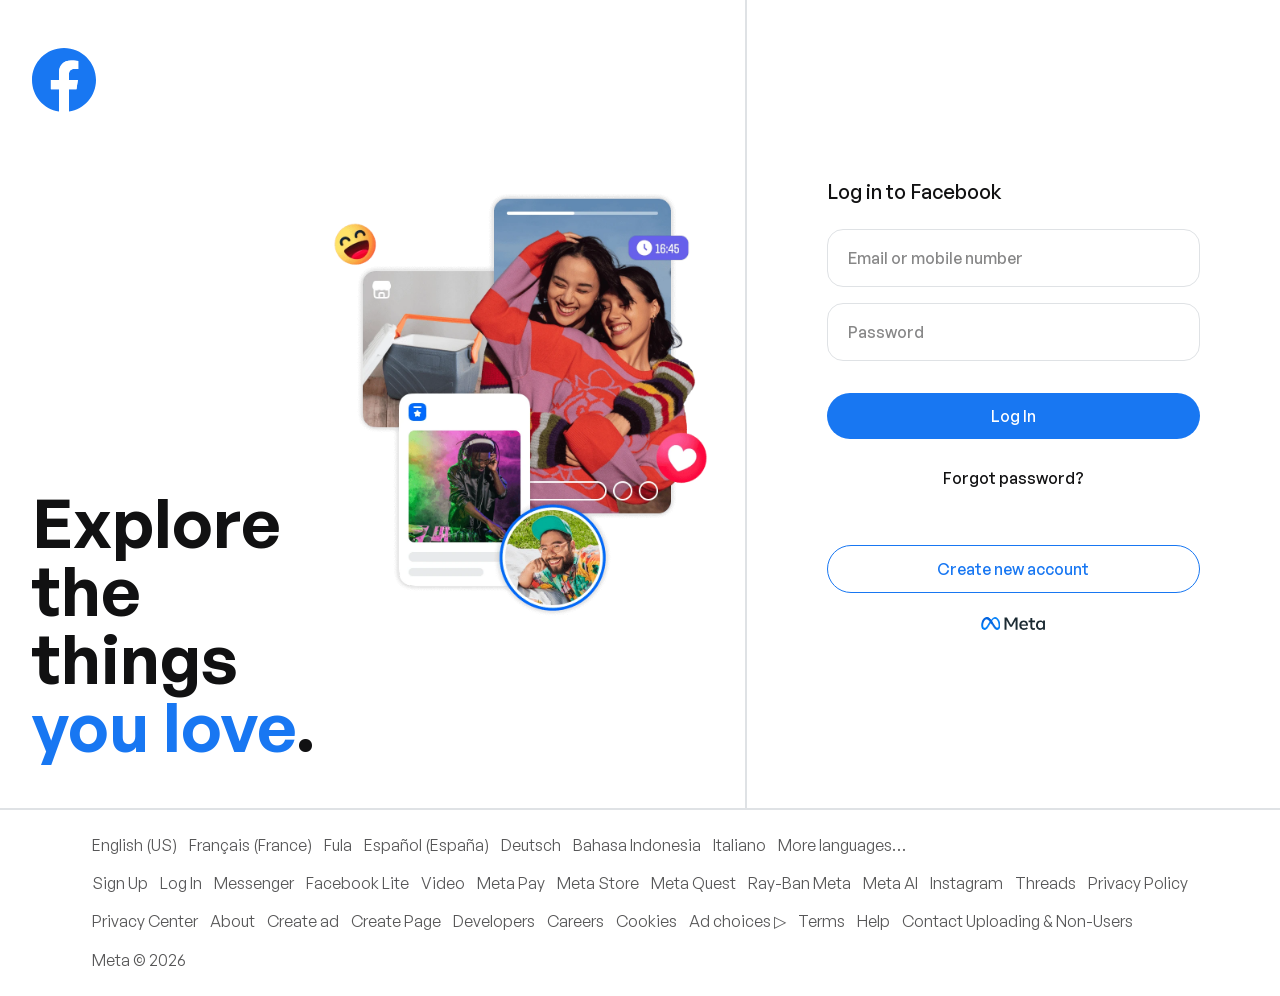
<file: facebook-clone/login.html>
<!DOCTYPE html>
<html lang="en">

<head>
  <meta charset="UTF-8" />
  <meta name="viewport" content="width=device-width, initial-scale=1.0" />
  <title>Facebook - Log in or sign up</title>

  <!-- CSS -->
  <link rel="stylesheet" href="./css/main.css">
  <link rel="stylesheet" href="css/login.css" />

  <!-- Favicon -->
  <link rel="shortcut icon" href="./assets/logos/facebook-logo.svg" type="image/x-icon">
</head>

<body>
  <main class="login-page">
    <section id="welome" class="welcome-section">
      <div class="content">
        <img src="./assets/logos/facebook-logo.svg" alt="Facebook logo" class="content-logo" />

        <h1 class="content-title">
          Explore the things <span class="content-title-focus">you love</span>.
        </h1>
      </div>

      <div class="promo-image">
        <img src="./assets/images/login-img.webp" alt="Facebook promo" class="promo-img" />
      </div>
    </section>

    <section id="form" class="form-section">
      <h2 class="form-title">Log in to Facebook</h2>

      <form class="login-form">
        <div class="form-group">
          <input type="text" id="email" class="form-control" placeholder="">
          <label for="email" class="form-control-placeholder">Email or mobile number</label>
        </div>

        <div class="form-group">
          <input type="password" id="password" class="form-control" placeholder="">
          <label for="password" class="form-control-placeholder">Password</label>
        </div>

        <div class="login-form-actions">
          <button type="submit" class="btn btn-primary login-btn">Log In</button>
          <a href="#" class="btn btn-tertiary">Forgot password?</a>
        </div>
      </form>

      <div class="signup-cta">
        <a href="./register.html" class="btn btn-secondary">Create new account</a>
        <img src="./assets/logos/meta-logo.svg" alt="Meta Logo" class="" />
      </div>

    </section>
  </main>

  <!-- Footer -->
  <footer class="site-footer">
    <nav class="footer-links" aria-label="Footer navigation">
      <a href="#">English (US)</a>
      <a href="#">Français (France)</a>
      <a href="#">Fula</a>
      <a href="#">Español (España)</a>
      <a href="#">Deutsch</a>
      <a href="#">Bahasa Indonesia</a>
      <a href="#">Italiano</a>
      <a href="#" class="more-lang">More languages…</a>
    </nav>
    <nav class="footer-links" aria-label="Secondary footer links">
      <a href="#">Sign Up</a>
      <a href="#">Log In</a>
      <a href="#">Messenger</a>
      <a href="#">Facebook Lite</a>
      <a href="#">Video</a>
      <a href="#">Meta Pay</a>
      <a href="#">Meta Store</a>
      <a href="#">Meta Quest</a>
      <a href="#">Ray-Ban Meta</a>
      <a href="#">Meta AI</a>
      <a href="#">Instagram</a>
      <a href="#">Threads</a>
      <a href="#">Privacy Policy</a>
    </nav>
    <nav class="footer-links" aria-label="Tertiary footer links">
      <a href="#">Privacy Center</a>
      <a href="#">About</a>
      <a href="#">Create ad</a>
      <a href="#">Create Page</a>
      <a href="#">Developers</a>
      <a href="#">Careers</a>
      <a href="#">Cookies</a>
      <a href="#">Ad choices ▷</a>
      <a href="#">Terms</a>
      <a href="#">Help</a>
      <a href="#">Contact Uploading &amp; Non-Users</a>
    </nav>
    <p class="footer-copy">Meta © 2026</p>
  </footer>

</body>

</html>
</file>
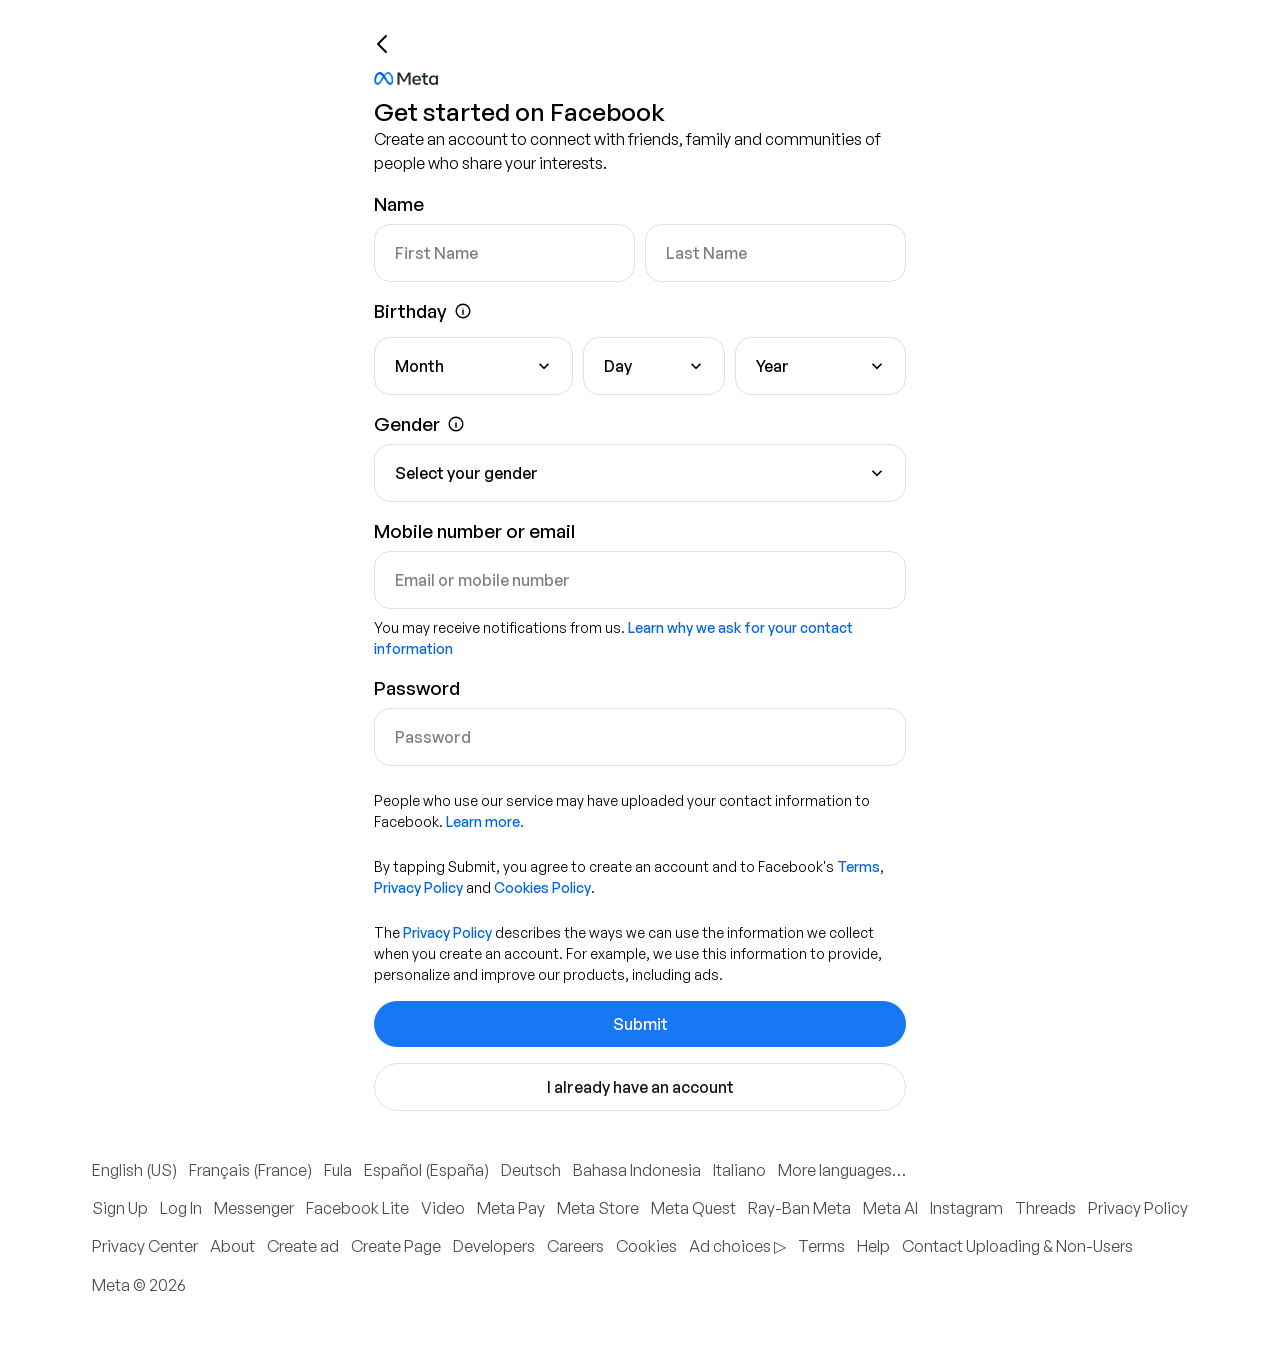
<file: facebook-clone/register.html>
<!DOCTYPE html>
<html lang="en">

<head>
  <meta charset="UTF-8" />
  <meta name="viewport" content="width=device-width, initial-scale=1.0" />
  <title>Facebook - Create a new account</title>

  <!-- CSS -->
  <link rel="stylesheet" href="./css/main.css">
  <link rel="stylesheet" href="css/register.css" />

  <!-- Favicon -->
  <link rel="shortcut icon" href="./assets/logos/facebook-logo.svg" type="image/x-icon">
</head>

<body>
  <div class="register-wrapper">

    <!-- Back button + Meta logo header -->
    <div class="reg-topbar">
      <a href="login.html" class="back-btn" aria-label="Go back">
        <svg width="24px" height="24px" stroke-width="1.5" viewBox="0 0 24 24" fill="none"
          xmlns="http://www.w3.org/2000/svg" color="#000000">
          <path d="M15 6L9 12L15 18" stroke="#000000" stroke-width="1.5" stroke-linecap="round" stroke-linejoin="round">
          </path>
        </svg>
      </a>
      <img src="assets/logos/meta-logo.svg" alt="Meta" class="meta-logo-reg" />
    </div>

    <main class="reg-card">
      <div class="">
        <h1 class="reg-title">Get started on Facebook</h1>
        <p class="reg-subtitle">
          Create an account to connect with friends, family and communities of people who share your
          interests.
        </p>
      </div>

      <form class="reg-form">
        <!-- Name -->
        <fieldset class="field-group">
          <legend class="field-label">Name</legend>
          <div class="name-row">
            <div class="form-group">
              <input type="text" id="first_name" class="form-control" placeholder="">
              <label for="first_name" class="form-control-placeholder">First Name</label>
            </div>

            <div class="form-group">
              <input type="text" id="last_name" class="form-control" placeholder="">
              <label for="last_name" class="form-control-placeholder">Last Name</label>
            </div>
          </div>
        </fieldset>

        <!-- Birthday -->
        <div class="field-group">
          <div class="label-with-icon">
            <span class="field-label">Birthday</span>
            <button type="button" class="icon-btn" title="Why do we ask for birthday?" aria-label="Birthday info">
              <svg viewBox="0 0 20 20" fill="none" stroke="currentColor" stroke-width="1.8">
                <circle cx="10" cy="10" r="8.5" />
                <path d="M10 9v5" stroke-linecap="round" />
                <circle cx="10" cy="6.5" r="0.6" fill="currentColor" stroke="none" />
              </svg>
            </button>
          </div>

          <div class="birthday-row">
            <div class="form-group">
              <select id="birth-month" name="birth_month" class="form-select" aria-label="Month">
                <option value="" disabled selected>Month</option>
                <option value="1">January</option>
                <option value="2">February</option>
                <option value="3">March</option>
                <option value="4">April</option>
                <option value="5">May</option>
                <option value="6">June</option>
                <option value="7">July</option>
                <option value="8">August</option>
                <option value="9">September</option>
                <option value="10">October</option>
                <option value="11">November</option>
                <option value="12">December</option>
              </select>
              <svg class="select-chevron" viewBox="0 0 24 24" fill="none" stroke="currentColor" stroke-width="2.2">
                <path d="M6 9l6 6 6-6" />
              </svg>
            </div>

            <div class="form-group">
              <select id="birth-day" name="birth_day" class="form-select" aria-label="Day">
                <option value="" disabled selected>Day</option>
                <option value="1">1</option>
                <option value="2">2</option>
                <option value="3">3</option>
                <option value="4">4</option>
                <option value="5">5</option>
                <option value="6">6</option>
                <option value="7">7</option>
                <option value="8">8</option>
                <option value="9">9</option>
                <option value="10">10</option>
                <option value="11">11</option>
                <option value="12">12</option>
                <option value="13">13</option>
                <option value="14">14</option>
                <option value="15">15</option>
                <option value="16">16</option>
                <option value="17">17</option>
                <option value="18">18</option>
                <option value="19">19</option>
                <option value="20">20</option>
                <option value="21">21</option>
                <option value="22">22</option>
                <option value="23">23</option>
                <option value="24">24</option>
                <option value="25">25</option>
                <option value="26">26</option>
                <option value="27">27</option>
                <option value="28">28</option>
                <option value="29">29</option>
                <option value="30">30</option>
                <option value="31">31</option>
              </select>
              <svg class="select-chevron" viewBox="0 0 24 24" fill="none" stroke="currentColor" stroke-width="2.2">
                <path d="M6 9l6 6 6-6" />
              </svg>
            </div>
            <div class="form-group">
              <select id="birth-year" name="birth_year" class="form-select" aria-label="Year">
                <option value="" disabled selected>Year</option>
                <!-- Years generated via JS below -->
              </select>
              <svg class="select-chevron" viewBox="0 0 24 24" fill="none" stroke="currentColor" stroke-width="2.2">
                <path d="M6 9l6 6 6-6" />
              </svg>
            </div>
          </div>
        </div>

        <!-- Gender -->
        <div class="form-group">
          <div class="label-with-icon">
            <span class="field-label">Gender</span>
            <button type="button" class="icon-btn" title="Why do we ask for gender?" aria-label="Gender info">
              <svg viewBox="0 0 20 20" fill="none" stroke="currentColor" stroke-width="1.8">
                <circle cx="10" cy="10" r="8.5" />
                <path d="M10 9v5" stroke-linecap="round" />
                <circle cx="10" cy="6.5" r="0.6" fill="currentColor" stroke="none" />
              </svg>
            </button>
          </div>

          <div class="form-group">
            <select id="gender" name="gender" class="form-select" aria-label="Select your gender">
              <option value="" disabled selected>Select your gender</option>
              <option value="female">Female</option>
              <option value="male">Male</option>
              <option value="custom">Custom</option>
            </select>
            <svg class="select-chevron" viewBox="0 0 24 24" fill="none" stroke="currentColor" stroke-width="2.2">
              <path d="M6 9l6 6 6-6" />
            </svg>
          </div>
        </div>

        <!-- Mobile or Email -->
        <div class="form-group">
          <label class="field-label" for="contact">Mobile number or email</label>
          <div class="form-group">
            <input type="text" id="email" class="form-control" placeholder="">
            <label for="email" class="form-control-placeholder">Email or mobile number</label>
          </div>
          <p class="field-hint">
            You may receive notifications from us.
            <a href="#" class="link-blue">Learn why we ask for your contact information</a>
          </p>
        </div>

        <!-- Password -->
        <div class="form-group">
          <label class="field-label" for="reg-password">Password</label>
          <div class="form-group">
            <input type="password" id="password" class="form-control" placeholder="">
            <label for="password" class="form-control-placeholder">Password</label>
          </div>
        </div>

        <!-- ===== Legal copy ===== -->
        <p class="legal-copy">
          People who use our service may have uploaded your contact information to Facebook.
          <a href="#" class="link-blue">Learn more.</a>
        </p>
        <p class="legal-copy">
          By tapping Submit, you agree to create an account and to Facebook's
          <a href="#" class="link-blue">Terms</a>,
          <a href="#" class="link-blue">Privacy Policy</a> and
          <a href="#" class="link-blue">Cookies Policy</a>.
        </p>
        <p class="legal-copy">
          The <a href="#" class="link-blue">Privacy Policy</a> describes the ways we can use the information we collect
          when you create an account. For example, we use this information to provide, personalize and improve our
          products, including ads.
        </p>

        <!-- Submit button -->
        <button type="button" class="btn btn-primary" onclick="alert('Hurrayyy!!')">
          Submit
        </button>
        <a href="./login.html" class="btn btn-tertiary-outline">I already have an account</a>
      </form>
    </main>
  </div>

  <!-- Footer -->
    <footer class="site-footer">
      <nav class="footer-links" aria-label="Footer navigation">
        <a href="#">English (US)</a>
        <a href="#">Français (France)</a>
        <a href="#">Fula</a>
        <a href="#">Español (España)</a>
        <a href="#">Deutsch</a>
        <a href="#">Bahasa Indonesia</a>
        <a href="#">Italiano</a>
        <a href="#" class="more-lang">More languages…</a>
      </nav>
      <nav class="footer-links" aria-label="Secondary footer links">
        <a href="#">Sign Up</a>
        <a href="#">Log In</a>
        <a href="#">Messenger</a>
        <a href="#">Facebook Lite</a>
        <a href="#">Video</a>
        <a href="#">Meta Pay</a>
        <a href="#">Meta Store</a>
        <a href="#">Meta Quest</a>
        <a href="#">Ray-Ban Meta</a>
        <a href="#">Meta AI</a>
        <a href="#">Instagram</a>
        <a href="#">Threads</a>
        <a href="#">Privacy Policy</a>
      </nav>
      <nav class="footer-links" aria-label="Tertiary footer links">
        <a href="#">Privacy Center</a>
        <a href="#">About</a>
        <a href="#">Create ad</a>
        <a href="#">Create Page</a>
        <a href="#">Developers</a>
        <a href="#">Careers</a>
        <a href="#">Cookies</a>
        <a href="#">Ad choices ▷</a>
        <a href="#">Terms</a>
        <a href="#">Help</a>
        <a href="#">Contact Uploading &amp; Non-Users</a>
      </nav>
      <p class="footer-copy">Meta © 2026</p>
    </footer>

  <script>
    // Populate year select dynamically
    const yearSelect = document.getElementById('birth-year');
    const currentYear = new Date().getFullYear();
    for (let y = currentYear; y >= 1905; y--) {
      const opt = document.createElement('option');
      opt.value = y;
      opt.textContent = y;
      yearSelect.appendChild(opt);
    }
  </script>
</body>

</html>
</file>
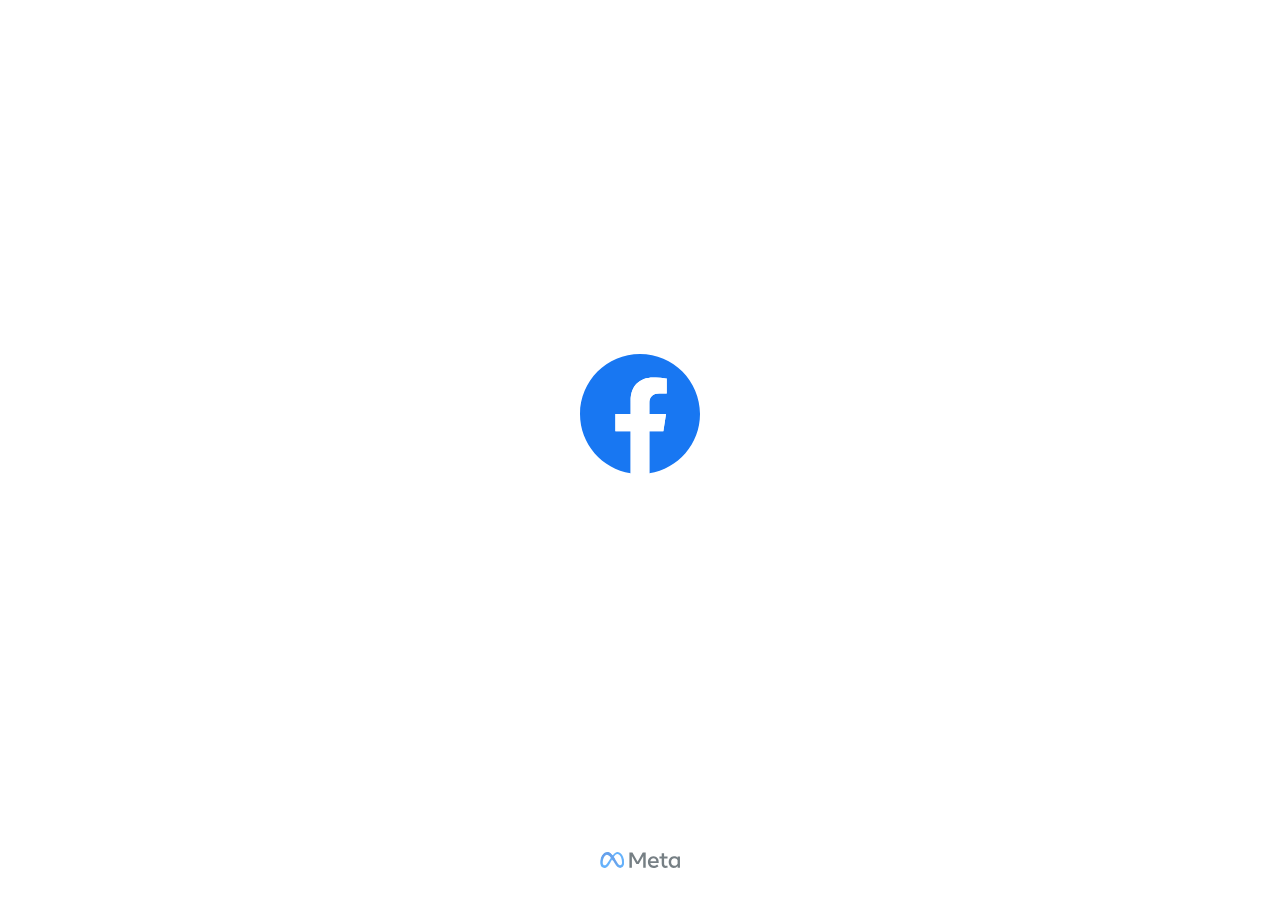
<file: facebook-clone/splash.html>
<!DOCTYPE html>
<html lang="en">

<head>
  <meta charset="UTF-8" />
  <meta name="viewport" content="width=device-width, initial-scale=1.0" />
  <title>Facebook</title>

  <!-- Css -->
  <link rel="stylesheet" href="css/main.css" />
  <link rel="stylesheet" href="css/splash.css" />

  <!-- Favicon -->
  <link rel="shortcut icon" href="./assets/logos/facebook-logo.svg" type="image/x-icon">
</head>

<body>
  <div class="splash-container">
    <div class="splash-center">
      <img src="assets/logos/facebook-logo.svg" alt="Facebook Logo" class="fb-logo" />
    </div>

    <footer class="splash-footer">
      <img src="assets/logos/meta-logo.svg" alt="Meta" class="meta-logo" />
    </footer>
  </div>

  <script>
    // After 2 seconds, navigate to the login page
    setTimeout(() => {
      window.location.href = 'login.html';
    }, 2200);
  </script>
</body>

</html>
</file>
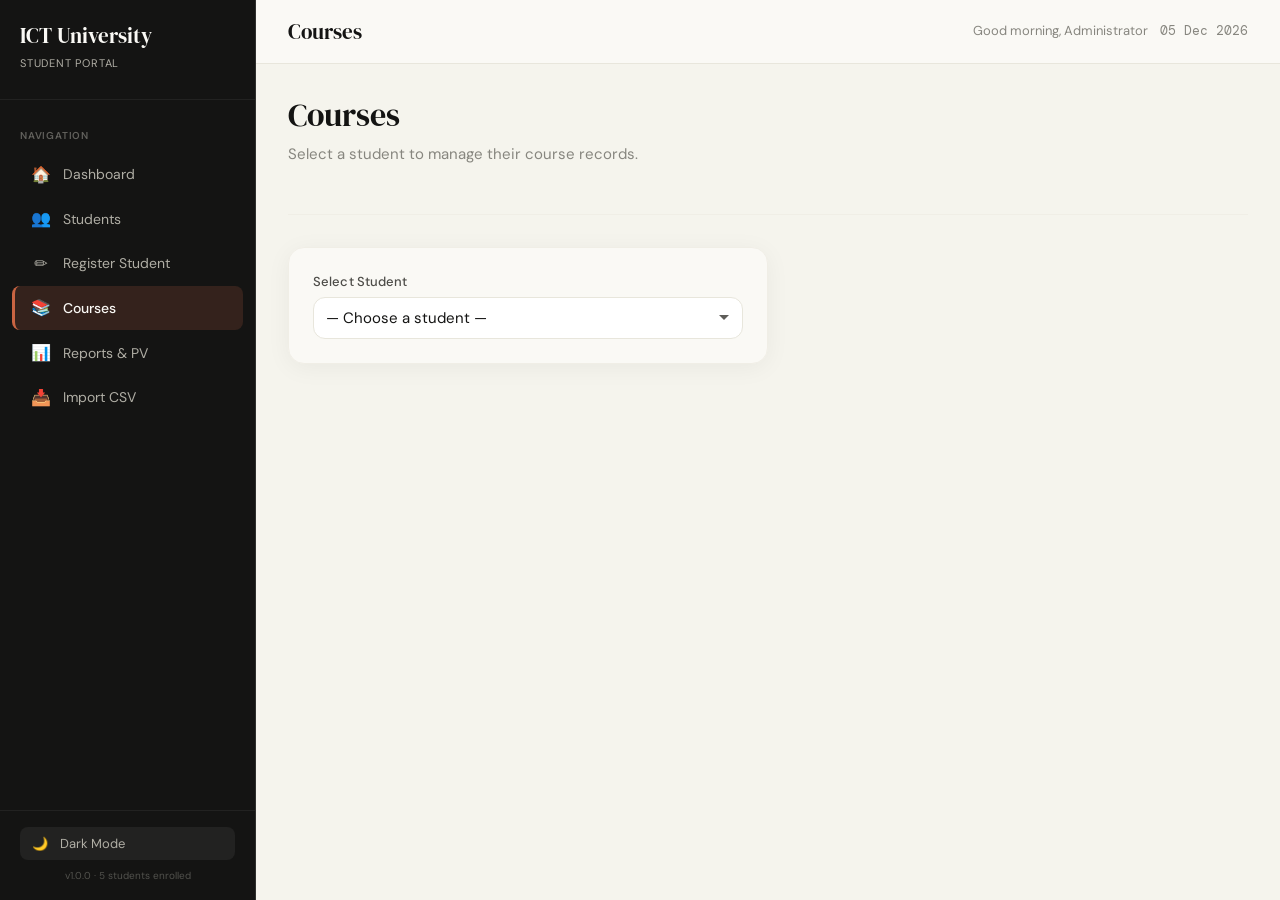
<file: ictu-dashboard/pages/courses.html>
<!DOCTYPE html>
<html lang="en">
<head>
  <meta charset="UTF-8">
  <meta name="viewport" content="width=device-width, initial-scale=1.0">
  <title>ICTU Dashboard — Courses</title>
  <link rel="preconnect" href="https://fonts.googleapis.com">
  <link rel="preconnect" href="https://fonts.gstatic.com" crossorigin>
  <link href="https://fonts.googleapis.com/css2?family=DM+Sans:ital,opsz,wght@0,9..40,300;0,9..40,400;0,9..40,500;0,9..40,600;1,9..40,400&family=DM+Mono:wght@400;500&family=DM+Serif+Display:ital@0;1&display=swap" rel="stylesheet">
  <link rel="stylesheet" href="https://unpkg.com/aos@2.3.1/dist/aos.css">
  <link rel="stylesheet" href="../css/variables.css">
  <link rel="stylesheet" href="../css/base.css">
  <link rel="stylesheet" href="../css/components.css">
  <link rel="stylesheet" href="../css/layout.css">
  <link rel="stylesheet" href="../css/pages/courses.css">
  <link rel="stylesheet" href="../css/dark-mode.css">
</head>
<body class="light-mode">
  <div class="app-shell">
    <aside class="sidebar" id="sidebar"></aside>
    <div class="main-area">
      <header class="topbar" id="topbar"></header>
      <main class="page-content" id="pageContent"></main>
    </div>
  </div>
  <div id="modalRoot"></div>
  <div id="toastRoot"></div>

  <script src="https://unpkg.com/aos@2.3.1/dist/aos.js"></script>
  <script src="../js/data/faculties.js"></script>
  <script src="../js/core/storage.js"></script>
  <script src="../js/core/utils.js"></script>
  <script src="../js/core/validators.js"></script>
  <script src="../js/core/theme.js"></script>
  <script src="../js/components/sidebar.js"></script>
  <script src="../js/components/modal.js"></script>
  <script src="../js/pages/courses.js"></script>
</body>
</html>
</file>
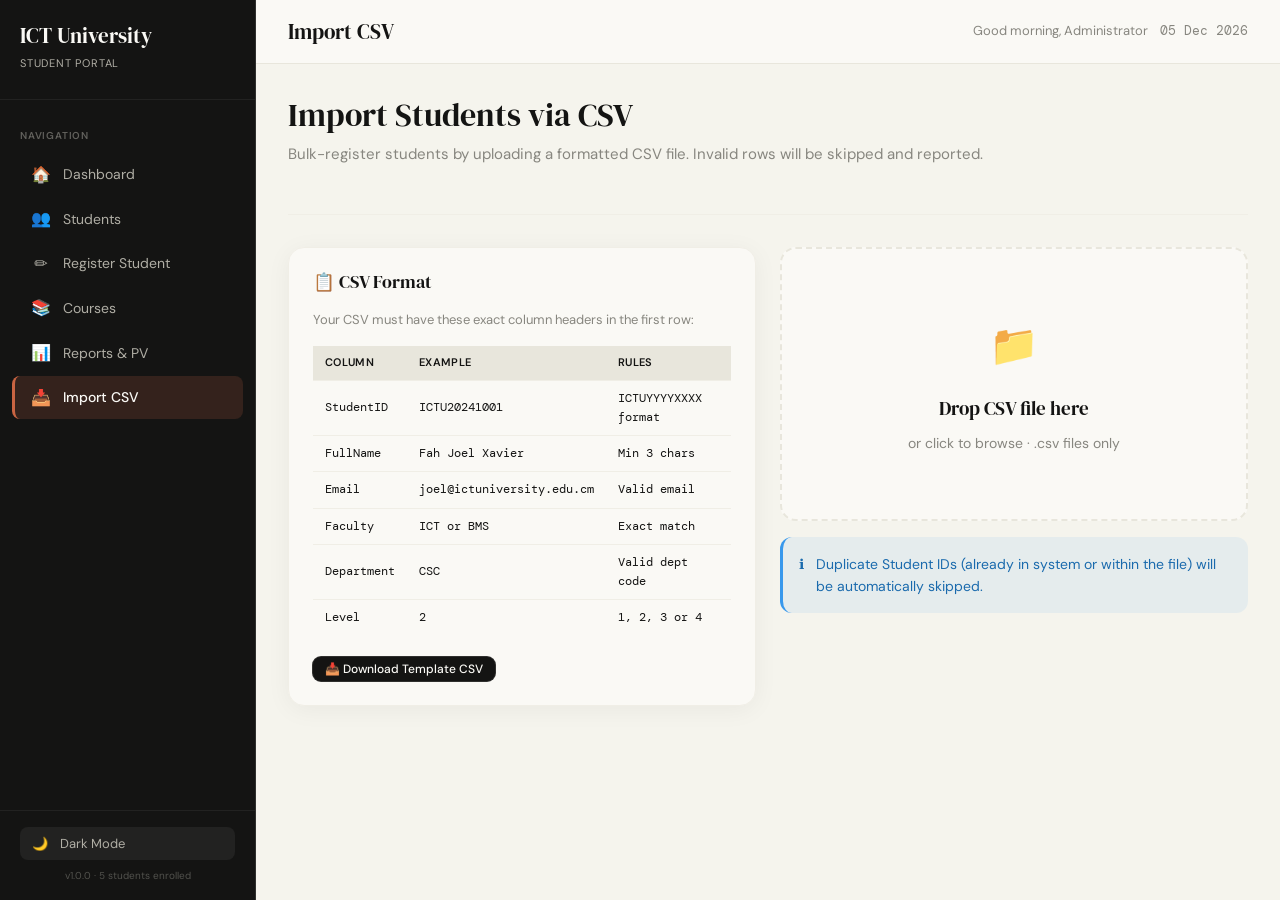
<file: ictu-dashboard/pages/import.html>
<!DOCTYPE html>
<html lang="en">
<head>
  <meta charset="UTF-8">
  <meta name="viewport" content="width=device-width, initial-scale=1.0">
  <title>ICTU Dashboard — Import CSV</title>
  <link rel="preconnect" href="https://fonts.googleapis.com">
  <link rel="preconnect" href="https://fonts.gstatic.com" crossorigin>
  <link href="https://fonts.googleapis.com/css2?family=DM+Sans:ital,opsz,wght@0,9..40,300;0,9..40,400;0,9..40,500;0,9..40,600;1,9..40,400&family=DM+Mono:wght@400;500&family=DM+Serif+Display:ital@0;1&display=swap" rel="stylesheet">
  <link rel="stylesheet" href="https://unpkg.com/aos@2.3.1/dist/aos.css">
  <link rel="stylesheet" href="../css/variables.css">
  <link rel="stylesheet" href="../css/base.css">
  <link rel="stylesheet" href="../css/components.css">
  <link rel="stylesheet" href="../css/layout.css">
  <link rel="stylesheet" href="../css/pages/import.css">
  <link rel="stylesheet" href="../css/dark-mode.css">
</head>
<body class="light-mode">
  <div class="app-shell">
    <aside class="sidebar" id="sidebar"></aside>
    <div class="main-area">
      <header class="topbar" id="topbar"></header>
      <main class="page-content" id="pageContent"></main>
    </div>
  </div>
  <div id="modalRoot"></div>
  <div id="toastRoot"></div>

  <script src="https://unpkg.com/aos@2.3.1/dist/aos.js"></script>
  <script src="../js/data/faculties.js"></script>
  <script src="../js/core/storage.js"></script>
  <script src="../js/core/utils.js"></script>
  <script src="../js/core/validators.js"></script>
  <script src="../js/core/theme.js"></script>
  <script src="../js/components/sidebar.js"></script>
  <script src="../js/components/modal.js"></script>
  <script src="../js/pages/import.js"></script>
</body>
</html>
</file>
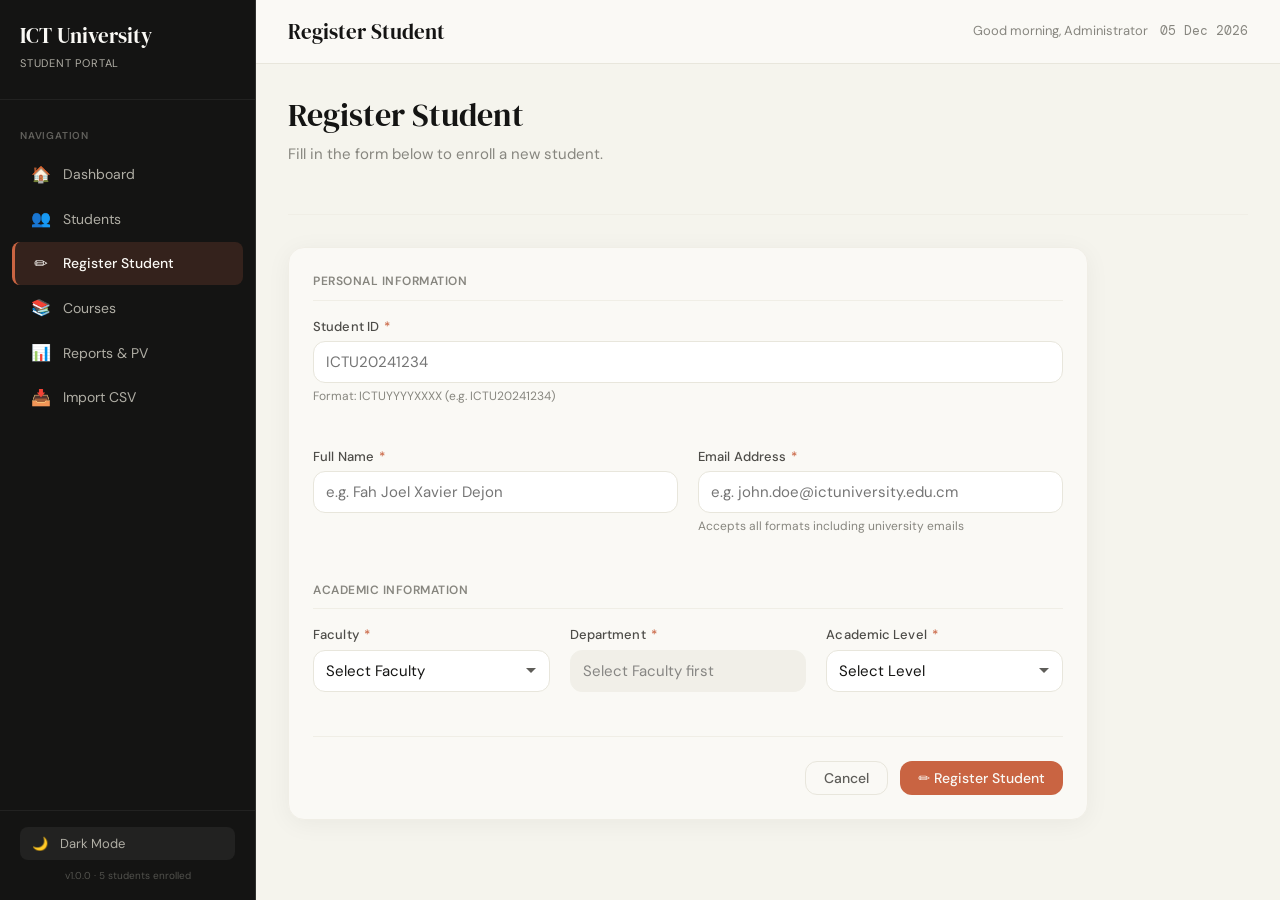
<file: ictu-dashboard/pages/register.html>
<!DOCTYPE html>
<html lang="en">
<head>
  <meta charset="UTF-8">
  <meta name="viewport" content="width=device-width, initial-scale=1.0">
  <title>ICTU Dashboard — Register Student</title>
  <link rel="preconnect" href="https://fonts.googleapis.com">
  <link rel="preconnect" href="https://fonts.gstatic.com" crossorigin>
  <link href="https://fonts.googleapis.com/css2?family=DM+Sans:ital,opsz,wght@0,9..40,300;0,9..40,400;0,9..40,500;0,9..40,600;1,9..40,400&family=DM+Mono:wght@400;500&family=DM+Serif+Display:ital@0;1&display=swap" rel="stylesheet">
  <link rel="stylesheet" href="https://unpkg.com/aos@2.3.1/dist/aos.css">
  <link rel="stylesheet" href="../css/variables.css">
  <link rel="stylesheet" href="../css/base.css">
  <link rel="stylesheet" href="../css/components.css">
  <link rel="stylesheet" href="../css/layout.css">
  <link rel="stylesheet" href="../css/pages/register.css">
  <link rel="stylesheet" href="../css/dark-mode.css">
</head>
<body class="light-mode">
  <div class="app-shell">
    <aside class="sidebar" id="sidebar"></aside>
    <div class="main-area">
      <header class="topbar" id="topbar"></header>
      <main class="page-content" id="pageContent"></main>
    </div>
  </div>
  <div id="modalRoot"></div>
  <div id="toastRoot"></div>

  <script src="https://unpkg.com/aos@2.3.1/dist/aos.js"></script>
  <script src="../js/data/faculties.js"></script>
  <script src="../js/core/storage.js"></script>
  <script src="../js/core/utils.js"></script>
  <script src="../js/core/validators.js"></script>
  <script src="../js/core/theme.js"></script>
  <script src="../js/components/sidebar.js"></script>
  <script src="../js/components/modal.js"></script>
  <script src="../js/pages/register.js"></script>
</body>
</html>
</file>
<file: facebook-clone/css/main.css>
/* Imports Font */
@font-face {
    font-family: GeneralSans;
    src: url('../assets/fonts/GeneralSans/GeneralSans-Variable.ttf') format(truetype);
    font-style: normal;
}

@font-face {
    font-family: GeneralSans;
    src: url('../assets/fonts/GeneralSans/GeneralSans-VariableItalic.ttf') format(truetype);
    font-style: italic;
}

/* Variables */
:root {
    /* Colors */
    --black-color: #111112;
    --white-color: #ffffff;
    --surface-white: #f0f2f5;
    --fb-blue: #1877F2;
    --fb-blue-hover: #0064E0;
    --border-color: #DFE2E5;

    /* Radius */
    --base-radius: 8px;

    /* Font: General Sans */
    --font-family: GeneralSans, -apple-system, BlinkMacSystemFont, 'Segoe UI', Roboto, Oxygen, sans-serif;
}

*,
*::before,
*::after {
    box-sizing: border-box;
    margin: 0;
    padding: 0;
}

html {
    scroll-behavior: smooth;
    -webkit-font-smoothing: antialiased;
}

body {
    color: var(--black-color);
    font-family: var(--font-family);
    font-size: 16px;
}

input,
button,
select {
    font-family: inherit;
    font-size: inherit;
    color: inherit;
    border: none;
    outline: none;
    background: none;
}

a {
    color: inherit;
    text-decoration: none;
}

a.link-blue {
    color: var(--fb-blue-hover);
    font-weight: 500;
}

a.link-blue:hover {
    text-decoration: underline;
}

p {
    line-height: 1.5;
}

/* Buttons */

.btn {
    display: inline-flex;
    align-items: center;
    justify-content: center;
    padding: 12px 16px;
    border-radius: calc(var(--base-radius) * 4);
    font-weight: 500;
    cursor: pointer;
    transition: background-color 200ms, color 200ms;
}

.btn-primary {
    background-color: var(--fb-blue);
    color: var(--white-color);
}

.btn-primary:hover {
    background-color: var(--fb-blue-hover);
}

.btn-secondary {
    background-color: transparent;
    color: var(--fb-blue);
    border: 1.5px solid var(--fb-blue);
}

.btn-secondary:hover {
    background-color: var(--surface-white);
    border-color: var(--fb-blue);
}

.btn-tertiary {
    background-color: transparent;
    color: var(--black-color);
}

.btn-tertiary-outline {
    background-color: transparent;
    color: var(--black-color);
    border: 1.5px solid var(--border-color);
}

.btn-tertiary:hover,
.btn-tertiary-outline:hover {
    background-color: var(--surface-white);
}

/* Form Input */
.form-group {
    position: relative;
    width: 100%;
}

.form-control {
    padding: 24px 20px 10px;
    display: block;
    width: 100%;
    border-radius: calc(var(--base-radius) * 2);
    border: 1.5px solid var(--border-color);
    font-weight: 500;
    transition: border-color 200ms;
}

.form-control:hover {
    border-color: var(--black-color);
}

.form-control:focus {
    border-color: var(--fb-blue);
}

.form-control-placeholder {
    position: absolute;
    top: 6px;
    left: 8px;
    padding: 12px 0 0 13px;
    transition: all 200ms;
    opacity: 0.5;
    pointer-events: none;
    font-weight: 500;
}

.form-control:focus+.form-control-placeholder,
.form-control:not(:placeholder-shown)+.form-control-placeholder {
    font-size: 75%;
    transform: translate3d(0, -40%, 0);
}

.form-control:focus+.form-control-placeholder {
    color: var(--fb-blue);
    opacity: 1;
}

/* Form Selects */
.form-select {
    appearance: none;
    -webkit-appearance: none;
    padding: 18px 20px;
    display: block;
    width: 100%;
    border-radius: calc(var(--base-radius) * 2);
    border: 1.5px solid var(--border-color);
    font-weight: 500;
    transition: border-color 200ms;
    cursor: pointer;
    background-color: transparent;
}

.form-select:hover {
    border-color: var(--black-color);
}

.form-select:focus,
.form-select:active {
    border-color: var(--fb-blue);
}

.form-select-placeholder {
    position: absolute;
    top: 6px;
    left: 8px;
    padding: 12px 0 0 13px;
    font-weight: 500;
    pointer-events: none;
    font-size: 75%;
    transform: translate3d(0, -40%, 0);
    opacity: 0.5;
    transition: all 200ms;
}

.form-select:focus+.form-select-placeholder {
    color: var(--fb-blue);
    opacity: 1;
}

/* Footer */
.site-footer {
    padding: 24px 16px;
    display: flex;
    flex-direction: column;
    align-items: start;
    justify-content: center;
    gap: 16px;
    width: fit-content;
    max-width: 100%;
    margin: auto;
}

.site-footer > * {
  display: flex;
  flex-wrap: wrap;
  align-items: start;
  gap: 12px;
  opacity: 0.7;
}
</file>
<file: facebook-clone/css/login.css>
@import url('./main.css');

.login-page {
  display: grid;
  grid-template-columns: repeat(12, 1fr);
  min-height: 90vh;
  border-bottom: 2px solid var(--border-color);
}

.welcome-section {
  grid-column: 1 / span 7;
  background-color: var(--white-color);
  border-right: 2px solid var(--border-color);
  display: flex;
  flex-direction: row;
  align-items: center;
  gap: 32px;
}

.content {
  display: flex;
  flex-direction: column;
  align-items: start;
  justify-content: space-between;
  gap: 16px;
  height: 100%;
  padding: 48px 32px;
}

.content-logo {
  width: 64px;
  height: 64px;
}

.content-title {
  font-size: 4.25rem;
  font-weight: 600;
  max-width: 150px;
  line-height: 1;
}

.content-title-focus {
  color: var(--fb-blue);
  white-space: nowrap;
}

.promo-image {
  width: 100%;
  height: auto;
}

.promo-image img {
  width: 100%;
  height: auto;
}

/* Form Section */

.form-section {
  grid-column: 8 / span 5;
  display: flex;
  flex-direction: column;
  align-items: start;
  justify-content: center;
  gap: 24px;
  padding: 48px 80px;
}

.form-title {
  font-size: 1.25rem;
  font-weight: 500;
}

.login-form {
  width: 100%;
  display: flex;
  flex-direction: column;
  align-items: center;
  gap: 16px;
}

.login-form-actions {
  display: flex;
  flex-direction: column;
  align-items: center;
  justify-content: space-between;
  gap: 16px;
  width: 100%;
  margin-top: 16px;
}

.login-form-actions .btn {
  width: 100%;
}

.signup-cta {
    display: flex;
    flex-direction: column;
    align-items: center;
    gap: 24px;
    width: 100%;
    margin-top: 20px;
}

.signup-cta .btn {
    flex: 1;
    width: 100%;
}


.signup-cta img {
    width: 64px;
    height: auto;
}

/* Responsive Layout */
@media (max-width: 900px) {
  .login-page {
    grid-template-columns: 1fr;
    min-height: auto;
    border-bottom: none;
    padding-bottom: 40px;
    align-content: center;
    justify-items: center;
    min-height: 90vh;
  }

  .welcome-section {
    display: none;
  }

  .form-section {
    grid-column: 1;
    width: 100%;
    max-width: 400px;
    padding: 32px 16px;
    align-items: stretch;
  }
  
  .form-title {
    text-align: center;
  }

  .login-form-actions {
    width: 100%;
  }

  /* Center the Meta logo in CTA */
  .signup-cta img {
    margin: 0 auto;
  }
}

@media (max-width: 480px) {
  .login-page {
    min-height: 90vh;
  }
  .content, .form-section {
    padding: 24px 16px;
  }
}
</file>
<file: facebook-clone/css/register.css>
html {
  font-size: 15px;
  -webkit-font-smoothing: antialiased;
}

body {
  background-color: var(--white-color);
  color: var(--text-primary);
  min-height: 100vh;
  display: flex;
  flex-direction: column;
  align-items: center;
  justify-content: center;
  padding: 24px 16px 40px;
}

/* Wrapper */
.register-wrapper {
  width: 100%;
  max-width: 532px;
  display: flex;
  align-items: start;
  flex-direction: column;
  gap: 0;
  margin-bottom: 24px;
}

/* Top Bar */
.reg-topbar {
  display: flex;
  flex-direction: column;
  gap: 8px;
  align-items: start;
  justify-content: space-between;
  padding: 0 0 12px;
}

.back-btn {
  display: flex;
  align-items: center;
  justify-content: center;
  width: 40px;
  height: 40px;
  border-radius: 50%;
  color: var(--text-secondary);
  margin-left: -12px;
  transition: background 0.15s;
}

.back-btn:hover {
  background: rgba(0,0,0,0.06);
}

.back-btn svg {
  width: 32px;
  height: 32px;
}

.meta-logo-reg {
  width: 64px;
}

/* Registration Card */
.reg-card {
  border-radius: var(--radius);
  display: flex;
  flex-direction: column;
  gap: 16px;
}

.reg-title {
  font-size: 1.65rem;
  font-weight: 500;
  color: var(--text-primary);
  line-height: 1.2;
}

/* Form */
.reg-form {
  width: 100%;
  display: flex;
  flex-direction: column;
  align-items: center;
  gap: 16px;
}

.reg-form > * {
  width: 100%;
}

.field-group {
  display: flex;
  flex-direction: column;
  gap: 6px;
  border: none;
  padding: 0;
  margin: 0;
}

.field-label {
  font-size: 14pt;
  font-weight: 500;
  display: block;
  margin-bottom: 8px;
}

.label-with-icon {
  display: flex;
  align-items: center;
  gap: 4px;
}

/* ——— Question mark icon button ——— */
.icon-btn {
  background: none;
  border: none;
  cursor: pointer;
  display: flex;
  align-items: center;
  padding: 4px;
  margin-top: -6px;
  color: var(--text-secondary);
}

.icon-btn svg {
  width: 16px;
  height: 16px;
}

.name-row {
  display: grid;
  grid-template-columns: 1fr 1fr;
  gap: 10px;
}

.birthday-row {
  display: grid;
  grid-template-columns: 1.4fr 1fr 1.2fr;
  gap: 10px;
}

/* default state */
.form-select:invalid,
.form-select option[value=""] {
  color: #8A8D91 !important;
}

.select-chevron {
  position: absolute;
  right: 20px;
  top: 50%;
  transform: translateY(-50%);
  width: 18px;
  height: 18px;
  color: var(--text-secondary);
  pointer-events: none;
}

.field-hint, .legal-copy {
  color: var(--text-secondary);
  margin-top: 8px;
  font-size: 14px;
}

/* Responsive Layout */
@media (max-width: 480px) {
  body {
    background: #fff;
    padding: 12px 0 32px;
  }

  .register-wrapper {
    max-width: 100%;
  }

  .reg-topbar {
    padding: 0 16px 12px;
  }

  .reg-card {
    box-shadow: none;
    border-radius: 0;
    padding: 16px 16px 24px;
  }

  .name-row {
    grid-template-columns: 1fr 1fr;
    gap: 8px;
  }

  .birthday-row {
    grid-template-columns: 1.4fr 1fr 1.2fr;
    gap: 6px;
  }
}
</file>
<file: facebook-clone/css/splash.css>
@import url('./main.css');

body {
  background-color: #ffffff;
  font-family: -apple-system, BlinkMacSystemFont, 'Segoe UI', Roboto, Oxygen, sans-serif;
  display: flex;
  align-items: center;
  justify-content: center;
  overflow: hidden;
}

/* ——— Layout ——— */
.splash-container {
  display: grid;
  grid-template-rows: 1fr auto;
  min-height: 100vh;
  width: 100%;
  place-items: center;
  animation: fadein 0.5s ease forwards;
}

.splash-center {
  display: flex;
  align-items: center;
  justify-content: center;
  flex: 1;
  width: 100%;
}

/* ——— Facebook Logo ——— */
.fb-logo {
  width: 120px;
  height: 120px;
  animation: popIn 0.5s cubic-bezier(0.34, 1.56, 0.64, 1) 0.2s both;
}

/* ——— Footer / Meta ——— */
.splash-footer {
  padding: 24px 0 32px;
  display: flex;
  flex-direction: column;
  align-items: center;
  gap: 8px;
  animation: fadeUp 0.5s ease 0.4s both;
}

.meta-logo {
  width: 80px;
  opacity: 0.6;
}

/* ——— Animations ——— */
@keyframes fadein {
  from {
    opacity: 0;
  }

  to {
    opacity: 1;
  }
}

@keyframes popIn {
  from {
    transform: scale(0.6);
    opacity: 0;
  }

  to {
    transform: scale(1);
    opacity: 1;
  }
}

@keyframes fadeUp {
  from {
    transform: translateY(12px);
    opacity: 0;
  }

  to {
    transform: translateY(0);
    opacity: 1;
  }
}
</file>
<file: ictu-dashboard/css/variables.css>
:root {
  --color-parchment: #f5f4ed;
  --color-ivory: #faf9f5;
  --color-white: #ffffff;
  --color-warm-sand: #e8e6dc;
  --color-dark-surface: #30302e;
  --color-deep-dark: #141413;
  --color-near-black: #141413;
  --color-charcoal-warm: #4d4c48;
  --color-olive-gray: #5e5d59;
  --color-stone-gray: #87867f;
  --color-dark-warm: #3d3d3a;
  --color-warm-silver: #b0aea5;
  --color-terracotta: #c96442;
  --color-coral: #d97757;
  --color-error: #b53333;
  --color-focus-blue: #3898ec;
  --color-success: #4a7c59;
  --color-warning: #a07030;
  --color-border-cream: #f0eee6;
  --color-border-warm: #e8e6dc;
  --color-border-dark: #30302e;
  --color-ring-warm: #d1cfc5;
  --color-ring-deep: #c2c0b6;
  --font-serif: 'DM Serif Display', Georgia, serif;
  --font-sans: 'DM Sans', system-ui, -apple-system, sans-serif;
  --font-mono: 'DM Mono', 'Courier New', monospace;
  --space-1: 4px;
  --space-2: 8px;
  --space-3: 12px;
  --space-4: 16px;
  --space-5: 20px;
  --space-6: 24px;
  --space-8: 32px;
  --space-10: 40px;
  --space-12: 48px;
  --space-16: 64px;
  --radius-sm: 6px;
  --radius-md: 8px;
  --radius-lg: 12px;
  --radius-xl: 16px;
  --radius-2xl: 24px;
  --radius-3xl: 32px;
  --shadow-ring: 0px 0px 0px 1px var(--color-ring-warm);
  --shadow-ring-deep: 0px 0px 0px 1px var(--color-ring-deep);
  --shadow-whisper: rgba(0,0,0,0.05) 0px 4px 24px;
  --shadow-card: rgba(0,0,0,0.07) 0px 2px 12px;
  --transition-fast: 150ms ease;
  --transition-base: 250ms ease;
  --transition-slow: 400ms ease;
  --sidebar-width: 256px;
  --topbar-height: 64px;
  --container-max: 1200px;
}
</file>
<file: ictu-dashboard/css/base.css>
*, *::before, *::after { box-sizing: border-box; margin: 0; padding: 0; }

html { font-size: 16px; scroll-behavior: smooth; }

body {
  font-family: var(--font-sans);
  background: var(--color-parchment);
  color: var(--color-near-black);
  line-height: 1.6;
  -webkit-font-smoothing: antialiased;
  -moz-osx-font-smoothing: grayscale;
  transition: background var(--transition-base), color var(--transition-base);
}

h1, h2, h3, h4, h5, h6 {
  font-family: var(--font-serif);
  font-weight: 400;
  line-height: 1.2;
  color: var(--color-near-black);
}

h1 { font-size: 2.5rem; }
h2 { font-size: 2rem; }
h3 { font-size: 1.5rem; }
h4 { font-size: 1.25rem; }
h5 { font-size: 1.1rem; }

p { line-height: 1.6; color: var(--color-olive-gray); }

a { color: var(--color-terracotta); text-decoration: none; transition: color var(--transition-fast); }
a:hover { color: var(--color-coral); }

code, pre {
  font-family: var(--font-mono);
  font-size: 0.875rem;
}

ul, ol { list-style: none; }

img { max-width: 100%; display: block; }

select, input, textarea, button { font-family: var(--font-sans); }

.section-title {
  font-family: var(--font-serif);
  font-size: 2rem;
  font-weight: 400;
  color: var(--color-near-black);
  margin-bottom: var(--space-2);
}

.section-subtitle {
  font-family: var(--font-sans);
  font-size: 15px;
  color: var(--color-stone-gray);
  margin-bottom: var(--space-6);
  line-height: 1.6;
}

.page-header {
  margin-bottom: var(--space-8);
  border-bottom: 1px solid var(--color-border-cream);
  padding-bottom: var(--space-6);
}

.text-sm { font-size: 13px; }
.text-xs { font-size: 11px; letter-spacing: 0.3px; }
.text-muted { color: var(--color-stone-gray); }
.text-error { color: var(--color-error); }
.text-success { color: var(--color-success); }
.font-mono { font-family: var(--font-mono); }

/* Scrollbar */
::-webkit-scrollbar { width: 6px; height: 6px; }
::-webkit-scrollbar-track { background: transparent; }
::-webkit-scrollbar-thumb { background: var(--color-border-warm); border-radius: 3px; }
::-webkit-scrollbar-thumb:hover { background: var(--color-ring-warm); }
</file>
<file: ictu-dashboard/css/components.css>
/* ===== BUTTONS ===== */
.btn {
  display: inline-flex;
  align-items: center;
  justify-content: center;
  gap: 6px;
  padding: 9px 18px;
  border-radius: var(--radius-lg);
  font-family: var(--font-sans);
  font-size: 14px;
  font-weight: 500;
  cursor: pointer;
  border: none;
  transition: all var(--transition-fast);
  text-decoration: none;
  white-space: nowrap;
  line-height: 1;
}
.btn--terracotta {
  background: var(--color-terracotta);
  color: var(--color-ivory);
}
.btn--terracotta:hover { background: #b5583a; box-shadow: 0 0 0 3px rgba(201,100,66,0.2); }
.btn--sand {
  background: var(--color-warm-sand);
  color: var(--color-charcoal-warm);
  box-shadow: 0 0 0 1px var(--color-ring-warm);
}
.btn--sand:hover { background: #dddbd1; box-shadow: 0 0 0 1px var(--color-ring-deep); }
.btn--dark {
  background: var(--color-deep-dark);
  color: var(--color-ivory);
  box-shadow: 0 0 0 1px var(--color-border-dark);
}
.btn--dark:hover { background: var(--color-dark-surface); }
.btn--ghost {
  background: transparent;
  color: var(--color-olive-gray);
  border: 1px solid var(--color-border-warm);
}
.btn--ghost:hover { background: var(--color-warm-sand); color: var(--color-near-black); }
.btn--danger {
  background: var(--color-error);
  color: #fff;
}
.btn--danger:hover { background: #9e2c2c; }
.btn--danger-ghost {
  background: transparent;
  color: var(--color-error);
  border: 1px solid transparent;
}
.btn--danger-ghost:hover { background: rgba(181,51,51,0.08); border-color: rgba(181,51,51,0.2); }
.btn--sm { padding: 6px 12px; font-size: 12px; border-radius: var(--radius-md); }
.btn--lg { padding: 12px 24px; font-size: 16px; }
.btn--icon { padding: 8px; border-radius: var(--radius-md); min-width: 36px; }
.btn--full { width: 100%; }
.btn:disabled { opacity: 0.5; cursor: not-allowed; pointer-events: none; }

/* ===== CARDS ===== */
.card {
  background: var(--color-ivory);
  border: 1px solid var(--color-border-cream);
  border-radius: var(--radius-xl);
  padding: var(--space-6);
  box-shadow: var(--shadow-whisper);
}
.card--interactive {
  cursor: pointer;
  transition: box-shadow var(--transition-base), transform var(--transition-base);
}
.card--interactive:hover {
  box-shadow: var(--shadow-card), var(--shadow-ring);
  transform: translateY(-2px);
}

/* ===== STAT CARDS ===== */
.stat-card {
  background: var(--color-ivory);
  border: 1px solid var(--color-border-cream);
  border-radius: var(--radius-xl);
  padding: var(--space-6);
  box-shadow: var(--shadow-whisper);
  transition: box-shadow var(--transition-base), transform var(--transition-base);
  display: flex;
  flex-direction: column;
  gap: var(--space-2);
}
.stat-card:hover { box-shadow: var(--shadow-card), var(--shadow-ring); transform: translateY(-2px); }
.stat-card__icon { font-size: 28px; margin-bottom: 4px; }
.stat-card__value {
  font-family: var(--font-serif);
  font-size: 2.2rem;
  font-weight: 400;
  color: var(--color-near-black);
  line-height: 1.1;
}
.stat-card__label {
  font-family: var(--font-sans);
  font-size: 11px;
  color: var(--color-stone-gray);
  letter-spacing: 0.5px;
  font-weight: 500;
  text-transform: uppercase;
}
.stat-card__change {
  font-size: 12px;
  color: var(--color-success);
  font-weight: 500;
  margin-top: auto;
}

/* ===== BADGES ===== */
.badge {
  display: inline-flex;
  align-items: center;
  padding: 2px 8px;
  border-radius: var(--radius-2xl);
  font-family: var(--font-sans);
  font-size: 11px;
  font-weight: 500;
  letter-spacing: 0.3px;
  white-space: nowrap;
}
.badge--ict { background: rgba(56,152,236,0.12); color: #1a6aad; }
.badge--bms { background: rgba(160,112,48,0.12); color: #7a4f0f; }
.badge--level { background: var(--color-warm-sand); color: var(--color-charcoal-warm); }
.badge--gpa-high { background: rgba(74,124,89,0.12); color: #2d6e40; }
.badge--gpa-mid { background: rgba(160,112,48,0.12); color: #7a4f0f; }
.badge--gpa-low { background: rgba(181,51,51,0.10); color: var(--color-error); }
.badge--dept { background: var(--color-warm-sand); color: var(--color-charcoal-warm); font-family: var(--font-mono); }

/* ===== FORMS ===== */
.form-grid { display: grid; gap: var(--space-5); }
.form-grid-2 { grid-template-columns: 1fr 1fr; }
.form-grid-3 { grid-template-columns: 1fr 1fr 1fr; }
.form-col-full { grid-column: 1 / -1; }

.form-group { display: flex; flex-direction: column; gap: 4px; }
.form-label {
  font-family: var(--font-sans);
  font-size: 13px;
  font-weight: 500;
  color: var(--color-charcoal-warm);
  letter-spacing: 0.1px;
}
.form-label .required { color: var(--color-terracotta); margin-left: 2px; }
.form-input, .form-select, .form-textarea {
  width: 100%;
  padding: 10px var(--space-3);
  background: var(--color-white);
  border: 1px solid var(--color-border-warm);
  border-radius: var(--radius-lg);
  font-family: var(--font-sans);
  font-size: 15px;
  color: var(--color-near-black);
  transition: border-color var(--transition-fast), box-shadow var(--transition-fast);
  outline: none;
  appearance: none;
  -webkit-appearance: none;
}
.form-select {
  background-image: url("data:image/svg+xml,%3Csvg xmlns='http://www.w3.org/2000/svg' width='12' height='12' viewBox='0 0 12 12'%3E%3Cpath fill='%235e5d59' d='M6 8L1 3h10z'/%3E%3C/svg%3E");
  background-repeat: no-repeat;
  background-position: right 12px center;
  padding-right: 36px;
  cursor: pointer;
}
.form-input:focus, .form-select:focus, .form-textarea:focus {
  border-color: var(--color-focus-blue);
  box-shadow: 0 0 0 3px rgba(56,152,236,0.15);
}
.form-input.is-valid { border-color: var(--color-success); }
.form-input.is-invalid, .form-select.is-invalid { border-color: var(--color-error); box-shadow: 0 0 0 3px rgba(181,51,51,0.10); }
.form-error {
  display: block;
  font-size: 12px;
  color: var(--color-error);
  min-height: 16px;
  font-family: var(--font-sans);
}
.form-hint {
  display: block;
  font-size: 12px;
  color: var(--color-stone-gray);
  font-family: var(--font-sans);
}
.form-input:disabled, .form-select:disabled { opacity: 0.5; cursor: not-allowed; background: var(--color-warm-sand); }
.form-textarea { resize: vertical; min-height: 100px; }

/* ===== TABLE ===== */
.table-wrapper { overflow-x: auto; border-radius: var(--radius-xl); border: 1px solid var(--color-border-cream); background: var(--color-ivory); }
.data-table { width: 100%; border-collapse: collapse; }
.data-table thead { background: var(--color-warm-sand); }
.data-table th {
  padding: 12px var(--space-4);
  font-family: var(--font-sans);
  font-size: 11px;
  font-weight: 600;
  letter-spacing: 0.5px;
  text-transform: uppercase;
  color: var(--color-olive-gray);
  text-align: left;
  white-space: nowrap;
  cursor: pointer;
  user-select: none;
  transition: color var(--transition-fast);
}
.data-table th:hover { color: var(--color-near-black); }
.data-table th.sorted { color: var(--color-terracotta); }
.data-table th.sorted::after { content: ' ↑'; font-size: 10px; }
.data-table th.sorted.desc::after { content: ' ↓'; }
.data-table td {
  padding: 12px var(--space-4);
  font-size: 14px;
  color: var(--color-near-black);
  border-top: 1px solid var(--color-border-cream);
  vertical-align: middle;
}
.data-table tbody tr:nth-child(even) { background: var(--color-parchment); }
.data-table tbody tr:nth-child(odd) { background: var(--color-ivory); }
.data-table tbody tr:hover { background: rgba(201,100,66,0.04); }
.data-table tbody tr.row-enter { opacity: 0; transform: translateX(-8px); }
.data-table tbody tr.row-enter-active { opacity: 1; transform: translateX(0); transition: all 400ms ease; }
.data-table tbody tr.row-exit { opacity: 1; }
.data-table tbody tr.row-exit-active { opacity: 0; transform: translateX(8px); transition: all 300ms ease; }

/* ===== TOOLBAR ===== */
.toolbar {
  display: flex;
  align-items: center;
  gap: var(--space-3);
  flex-wrap: wrap;
  margin-bottom: var(--space-5);
}
.toolbar-left { display: flex; align-items: center; gap: var(--space-3); flex: 1; min-width: 200px; }
.toolbar-right { display: flex; align-items: center; gap: var(--space-2); flex-wrap: wrap; }
.search-wrap { position: relative; flex: 1; max-width: 320px; }
.search-wrap .search-icon { position: absolute; left: 12px; top: 50%; transform: translateY(-50%); color: var(--color-stone-gray); font-size: 15px; pointer-events: none; }
.search-wrap .form-input { padding-left: 38px; }

/* ===== MODAL ===== */
.modal-overlay {
  position: fixed; inset: 0;
  background: rgba(0,0,0,0.45);
  z-index: 1000;
  display: flex; align-items: center; justify-content: center;
  padding: var(--space-4);
  animation: fadeIn 200ms ease;
}
.modal-box {
  background: var(--color-ivory);
  border-radius: var(--radius-xl);
  padding: var(--space-8);
  max-width: 440px;
  width: 100%;
  box-shadow: rgba(0,0,0,0.15) 0px 20px 60px;
  animation: slideUp 250ms ease;
}
.modal-title { font-family: var(--font-serif); font-size: 1.4rem; margin-bottom: var(--space-3); }
.modal-message { color: var(--color-olive-gray); font-size: 15px; line-height: 1.6; margin-bottom: var(--space-6); }
.modal-actions { display: flex; gap: var(--space-3); justify-content: flex-end; }
@keyframes fadeIn { from { opacity: 0; } to { opacity: 1; } }
@keyframes slideUp { from { opacity: 0; transform: translateY(20px); } to { opacity: 1; transform: translateY(0); } }

/* ===== TOAST ===== */
#toastRoot {
  position: fixed; bottom: 24px; right: 24px; z-index: 9999;
  display: flex; flex-direction: column; gap: 8px;
  pointer-events: none;
}
.toast {
  background: var(--color-deep-dark);
  color: var(--color-ivory);
  padding: 12px 20px;
  border-radius: var(--radius-lg);
  font-family: var(--font-sans);
  font-size: 14px;
  font-weight: 500;
  box-shadow: var(--shadow-card);
  border-left: 4px solid var(--color-terracotta);
  pointer-events: all;
  animation: toastIn 250ms ease forwards;
  max-width: 340px;
}
.toast--success { border-left-color: var(--color-success); }
.toast--error { border-left-color: var(--color-error); }
.toast--warning { border-left-color: var(--color-warning); }
@keyframes toastIn { from { opacity: 0; transform: translateX(20px); } to { opacity: 1; transform: translateX(0); } }
@keyframes toastOut { from { opacity: 1; transform: translateX(0); } to { opacity: 0; transform: translateX(20px); } }

/* ===== EMPTY STATE ===== */
.empty-state {
  text-align: center;
  padding: var(--space-16) var(--space-8);
  color: var(--color-stone-gray);
}
.empty-state__icon { font-size: 48px; margin-bottom: var(--space-4); opacity: 0.6; }
.empty-state__title { font-family: var(--font-serif); font-size: 1.3rem; color: var(--color-olive-gray); margin-bottom: var(--space-2); }
.empty-state__text { font-size: 14px; line-height: 1.6; margin-bottom: var(--space-5); }

/* ===== DROP ZONE ===== */
.drop-zone {
  border: 2px dashed var(--color-border-warm);
  border-radius: var(--radius-xl);
  background: var(--color-ivory);
  padding: var(--space-16) var(--space-8);
  text-align: center;
  transition: border-color var(--transition-base), background var(--transition-base);
  cursor: pointer;
}
.drop-zone:hover, .drop-zone.drag-over {
  border-color: var(--color-terracotta);
  background: rgba(201,100,66,0.04);
}
.drop-zone__icon { font-size: 40px; margin-bottom: var(--space-4); }
.drop-zone__title { font-family: var(--font-serif); font-size: 1.2rem; color: var(--color-near-black); margin-bottom: var(--space-2); }
.drop-zone__text { font-size: 14px; color: var(--color-stone-gray); }

/* ===== DIVIDER ===== */
.divider { height: 1px; background: var(--color-border-cream); margin: var(--space-6) 0; }

/* ===== INLINE ALERT ===== */
.alert {
  padding: var(--space-4);
  border-radius: var(--radius-lg);
  font-size: 14px;
  display: flex;
  align-items: flex-start;
  gap: var(--space-3);
}
.alert--info { background: rgba(56,152,236,0.08); color: #1a6aad; border-left: 3px solid #3898ec; }
.alert--success { background: rgba(74,124,89,0.08); color: #2d6e40; border-left: 3px solid var(--color-success); }
.alert--error { background: rgba(181,51,51,0.08); color: var(--color-error); border-left: 3px solid var(--color-error); }
.alert--warning { background: rgba(160,112,48,0.08); color: var(--color-warning); border-left: 3px solid var(--color-warning); }

/* ===== PAGINATION ===== */
.pagination { display: flex; align-items: center; gap: var(--space-2); margin-top: var(--space-5); justify-content: center; }
.pagination-info { font-size: 13px; color: var(--color-stone-gray); margin: 0 var(--space-3); }

/* ===== RANK MEDAL ===== */
.rank-1 { color: #c9a227; font-size: 16px; }
.rank-2 { color: #9ea8b0; font-size: 16px; }
.rank-3 { color: #c87533; font-size: 16px; }

/* ===== PROGRESS BAR ===== */
.progress-bar { height: 6px; background: var(--color-border-warm); border-radius: 3px; overflow: hidden; }
.progress-bar__fill { height: 100%; background: var(--color-terracotta); border-radius: 3px; transition: width var(--transition-slow); }
</file>
<file: ictu-dashboard/css/layout.css>
/* ===== APP SHELL ===== */
.app-shell {
  display: flex;
  min-height: 100vh;
}

/* ===== SIDEBAR ===== */
.sidebar {
  width: var(--sidebar-width);
  min-height: 100vh;
  background: var(--color-deep-dark);
  border-right: 1px solid var(--color-border-dark);
  position: fixed;
  top: 0; left: 0;
  display: flex;
  flex-direction: column;
  z-index: 200;
  transition: transform var(--transition-base), width var(--transition-base);
  overflow-y: auto;
  overflow-x: hidden;
}
.sidebar::-webkit-scrollbar { width: 3px; }

.sidebar-logo {
  padding: var(--space-6) var(--space-5);
  border-bottom: 1px solid rgba(255,255,255,0.06);
  flex-shrink: 0;
}
.sidebar-logo__wordmark {
  font-family: var(--font-serif);
  font-size: 1.3rem;
  color: var(--color-ivory);
  display: block;
  line-height: 1.2;
}
.sidebar-logo__sub {
  font-family: var(--font-sans);
  font-size: 11px;
  color: var(--color-warm-silver);
  letter-spacing: 0.8px;
  text-transform: uppercase;
  margin-top: 3px;
}

.sidebar-nav { padding: var(--space-3) 0; flex: 1; }

.nav-section-label {
  font-size: 10px;
  font-weight: 600;
  letter-spacing: 0.8px;
  text-transform: uppercase;
  color: rgba(176,174,165,0.5);
  padding: var(--space-4) var(--space-5) var(--space-2);
}

.nav-link {
  display: flex;
  align-items: center;
  gap: var(--space-3);
  padding: 9px var(--space-4);
  color: var(--color-warm-silver);
  font-family: var(--font-sans);
  font-size: 14px;
  font-weight: 400;
  border-radius: var(--radius-md);
  margin: 1px var(--space-3);
  text-decoration: none;
  transition: background var(--transition-fast), color var(--transition-fast), border-left-color var(--transition-fast);
  border-left: 3px solid transparent;
  white-space: nowrap;
}
.nav-link:hover { background: rgba(255,255,255,0.07); color: var(--color-ivory); }
.nav-link--active {
  background: rgba(201,100,66,0.18);
  color: var(--color-ivory);
  border-left-color: var(--color-terracotta);
  font-weight: 500;
}
.nav-link__icon { font-size: 16px; width: 20px; text-align: center; flex-shrink: 0; }
.nav-link__label { flex: 1; }
.nav-link__badge {
  font-size: 10px;
  background: var(--color-terracotta);
  color: #fff;
  padding: 1px 6px;
  border-radius: 10px;
  font-weight: 600;
}

.sidebar-footer {
  padding: var(--space-4) var(--space-5);
  border-top: 1px solid rgba(255,255,255,0.06);
  flex-shrink: 0;
}
.theme-toggle-btn {
  display: flex;
  align-items: center;
  gap: var(--space-3);
  padding: 8px var(--space-3);
  background: rgba(255,255,255,0.06);
  border: none;
  border-radius: var(--radius-md);
  color: var(--color-warm-silver);
  font-family: var(--font-sans);
  font-size: 13px;
  cursor: pointer;
  width: 100%;
  transition: background var(--transition-fast);
}
.theme-toggle-btn:hover { background: rgba(255,255,255,0.1); color: var(--color-ivory); }
.sidebar-version { font-size: 10px; color: rgba(176,174,165,0.4); margin-top: 8px; text-align: center; }

/* ===== MAIN AREA ===== */
.main-area {
  margin-left: var(--sidebar-width);
  flex: 1;
  display: flex;
  flex-direction: column;
  min-height: 100vh;
  transition: margin-left var(--transition-base);
}

/* ===== TOPBAR ===== */
.topbar {
  height: var(--topbar-height);
  background: var(--color-ivory);
  border-bottom: 1px solid var(--color-border-warm);
  position: sticky;
  top: 0;
  z-index: 100;
  display: flex;
  align-items: center;
  justify-content: space-between;
  padding: 0 var(--space-8);
  gap: var(--space-4);
}
.topbar-left { display: flex; align-items: center; gap: var(--space-3); }
.hamburger-btn { display: none; }
.topbar-title {
  font-family: var(--font-serif);
  font-size: 1.3rem;
  color: var(--color-near-black);
}
.topbar-right { display: flex; align-items: center; gap: var(--space-3); }
.topbar-greeting {
  font-size: 13px;
  color: var(--color-stone-gray);
}
.topbar-date {
  font-size: 13px;
  color: var(--color-stone-gray);
  font-family: var(--font-mono);
}

/* ===== PAGE CONTENT ===== */
.page-content {
  padding: var(--space-8);
  flex: 1;
}

/* ===== STATS GRID ===== */
.stats-grid {
  display: grid;
  grid-template-columns: repeat(4, 1fr);
  gap: var(--space-5);
  margin-bottom: var(--space-8);
}

/* ===== TWO COL LAYOUT ===== */
.two-col { display: grid; grid-template-columns: 1fr 1fr; gap: var(--space-6); }
.two-col-3-2 { display: grid; grid-template-columns: 3fr 2fr; gap: var(--space-6); }

/* ===== SIDEBAR OVERLAY ===== */
.sidebar-overlay {
  display: none;
  position: fixed;
  inset: 0;
  background: rgba(0,0,0,0.5);
  z-index: 199;
}
.sidebar-overlay.is-active { display: block; }

/* ===== RESPONSIVE ===== */
@media (max-width: 1100px) {
  .stats-grid { grid-template-columns: repeat(2, 1fr); }
  .two-col-3-2 { grid-template-columns: 1fr; }
}

@media (max-width: 900px) {
  .sidebar { width: 72px; }
  .sidebar-logo__wordmark,
  .sidebar-logo__sub,
  .nav-section-label,
  .nav-link__label,
  .nav-link__badge,
  .sidebar-version { display: none; }
  .nav-link { justify-content: center; padding: 10px; margin: 1px 8px; }
  .nav-link__icon { font-size: 18px; width: auto; }
  .sidebar-footer { padding: var(--space-3); }
  .theme-toggle-btn { justify-content: center; padding: 8px; }
  .theme-toggle-btn span { display: none; }
  .main-area { margin-left: 72px; }
}

@media (max-width: 768px) {
  .sidebar { transform: translateX(-100%); width: var(--sidebar-width); }
  .sidebar.is-open { transform: translateX(0); }
  .sidebar-logo__wordmark,
  .sidebar-logo__sub,
  .nav-section-label,
  .nav-link__label,
  .nav-link__badge,
  .sidebar-version { display: block; }
  .nav-link { justify-content: flex-start; padding: 9px var(--space-4); margin: 1px var(--space-3); }
  .nav-link__icon { font-size: 16px; width: 20px; }
  .sidebar-footer { padding: var(--space-4) var(--space-5); }
  .theme-toggle-btn { justify-content: flex-start; padding: 8px var(--space-3); }
  .theme-toggle-btn span { display: inline; }
  .main-area { margin-left: 0; }
  .hamburger-btn { display: flex; }
  .topbar { padding: 0 var(--space-4); }
  .page-content { padding: var(--space-4); }
  .stats-grid { grid-template-columns: 1fr 1fr; }
  .form-grid-2 { grid-template-columns: 1fr; }
  .form-grid-3 { grid-template-columns: 1fr; }
  .two-col { grid-template-columns: 1fr; }
  .toolbar { flex-direction: column; align-items: stretch; }
  .toolbar-left, .toolbar-right { width: 100%; }
  .search-wrap { max-width: 100%; }
}

@media (max-width: 480px) {
  .stats-grid { grid-template-columns: 1fr; }
  .topbar-greeting { display: none; }
}
</file>
<file: ictu-dashboard/css/pages/courses.css>
/* courses.css */
.student-info-card {
  display: flex; align-items: center; gap: var(--space-6);
  background: var(--color-deep-dark); color: var(--color-ivory);
  border-radius: var(--radius-xl); padding: var(--space-6);
  margin-bottom: var(--space-6); flex-wrap: wrap;
}
.student-info-avatar {
  width: 52px; height: 52px; border-radius: 50%;
  background: var(--color-terracotta);
  display: flex; align-items: center; justify-content: center;
  font-family: var(--font-serif); font-size: 20px; color: #fff;
  flex-shrink: 0;
}
.student-info-name { font-family: var(--font-serif); font-size: 1.3rem; color: var(--color-ivory); }
.student-info-id { font-family: var(--font-mono); font-size: 12px; color: var(--color-warm-silver); }
.student-info-gpa { margin-left: auto; text-align: right; }
.student-info-gpa-val { font-family: var(--font-serif); font-size: 2rem; color: var(--color-coral); }
.student-info-gpa-label { font-size: 11px; color: var(--color-warm-silver); text-transform: uppercase; letter-spacing: 0.5px; }

.course-panel {
  background: var(--color-ivory);
  border: 1px solid var(--color-border-cream);
  border-radius: var(--radius-xl);
  padding: var(--space-6);
  margin-bottom: var(--space-5);
  animation: slideDown 300ms ease;
}
@keyframes slideDown { from { opacity: 0; transform: translateY(-10px); } to { opacity: 1; transform: translateY(0); } }
</file>
<file: ictu-dashboard/css/dark-mode.css>
body.dark-mode {
  --color-parchment: #1a1917;
  --color-ivory: #222220;
  --color-white: #2a2a28;
  --color-warm-sand: #2e2e2c;
  --color-border-cream: #2e2e2c;
  --color-border-warm: #383836;
  --color-near-black: #f0ede8;
  --color-charcoal-warm: #e0ddd8;
  --color-olive-gray: #b8b5ae;
  --color-stone-gray: #7a7872;
  --color-dark-warm: #c8c5be;
}
body.dark-mode .topbar {
  background: #1e1e1c;
  border-bottom-color: #2e2e2c;
}
body.dark-mode .card,
body.dark-mode .stat-card,
body.dark-mode .table-wrapper,
body.dark-mode .drop-zone {
  background: var(--color-ivory);
  border-color: var(--color-border-cream);
}
body.dark-mode .form-input,
body.dark-mode .form-select,
body.dark-mode .form-textarea {
  background: #2a2a28;
  border-color: #383836;
  color: var(--color-near-black);
}
body.dark-mode .form-select {
  background-image: url("data:image/svg+xml,%3Csvg xmlns='http://www.w3.org/2000/svg' width='12' height='12' viewBox='0 0 12 12'%3E%3Cpath fill='%23b8b5ae' d='M6 8L1 3h10z'/%3E%3C/svg%3E");
}
body.dark-mode .data-table thead { background: #2a2a28; }
body.dark-mode .data-table tbody tr:nth-child(even) { background: #1e1e1c; }
body.dark-mode .data-table tbody tr:nth-child(odd) { background: var(--color-ivory); }
body.dark-mode .data-table tbody tr:hover { background: rgba(201,100,66,0.08); }
body.dark-mode .data-table td { border-top-color: #2e2e2c; }
body.dark-mode .modal-box { background: #222220; }
body.dark-mode .toast { background: #2a2a28; color: var(--color-ivory); }
body.dark-mode .page-header { border-bottom-color: var(--color-border-cream); }
body.dark-mode .btn--sand { background: #2e2e2c; color: var(--color-charcoal-warm); box-shadow: 0 0 0 1px #38383600; }
body.dark-mode .btn--ghost { border-color: var(--color-border-warm); color: var(--color-olive-gray); }
body.dark-mode .btn--ghost:hover { background: #2e2e2c; color: var(--color-near-black); }
body.dark-mode .badge--level,
body.dark-mode .badge--dept { background: #2e2e2c; color: var(--color-charcoal-warm); }
</file>
<file: ictu-dashboard/css/pages/import.css>
/* import.css */
.import-layout { display: grid; grid-template-columns: 1fr 1fr; gap: var(--space-6); margin-bottom: var(--space-6); }
.csv-format-table { width: 100%; font-size: 13px; border-collapse: collapse; }
.csv-format-table th { background: var(--color-warm-sand); padding: 8px 12px; text-align: left; font-weight: 600; font-size: 11px; text-transform: uppercase; letter-spacing: 0.3px; }
.csv-format-table td { padding: 8px 12px; border-top: 1px solid var(--color-border-cream); font-family: var(--font-mono); font-size: 12px; }
.import-preview-header { display: flex; align-items: center; justify-content: space-between; margin-bottom: var(--space-4); }
.import-summary { display: flex; gap: var(--space-4); flex-wrap: wrap; }
.import-summary-item { display: flex; align-items: center; gap: 6px; font-size: 13px; }
@media (max-width: 768px) { .import-layout { grid-template-columns: 1fr; } }
</file>
<file: ictu-dashboard/css/pages/register.css>
/* register.css */
.form-card { max-width: 800px; }
.form-section-title {
  font-family: var(--font-sans);
  font-size: 12px; font-weight: 600;
  letter-spacing: 0.5px; text-transform: uppercase;
  color: var(--color-stone-gray); margin-bottom: var(--space-4);
  padding-bottom: var(--space-2);
  border-bottom: 1px solid var(--color-border-cream);
}
.form-actions { display: flex; gap: var(--space-3); justify-content: flex-end; margin-top: var(--space-6); }
</file>
